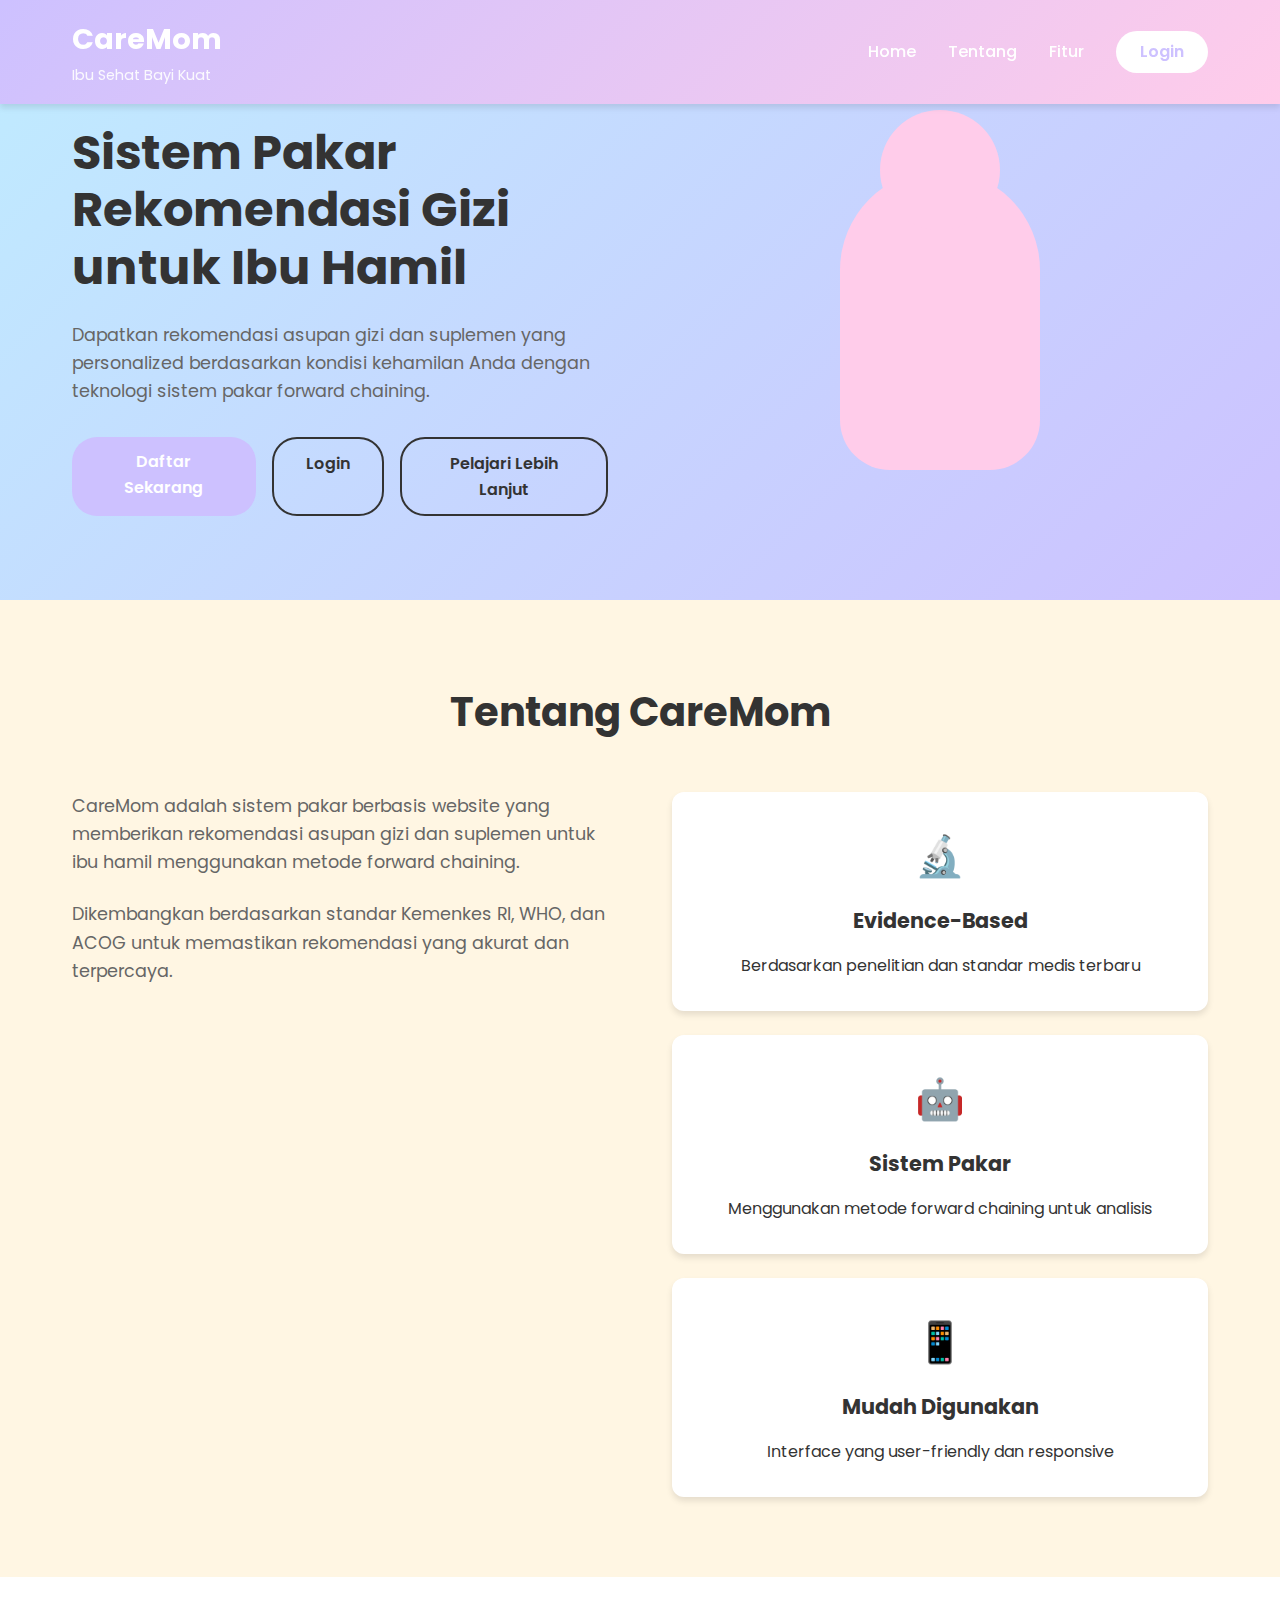
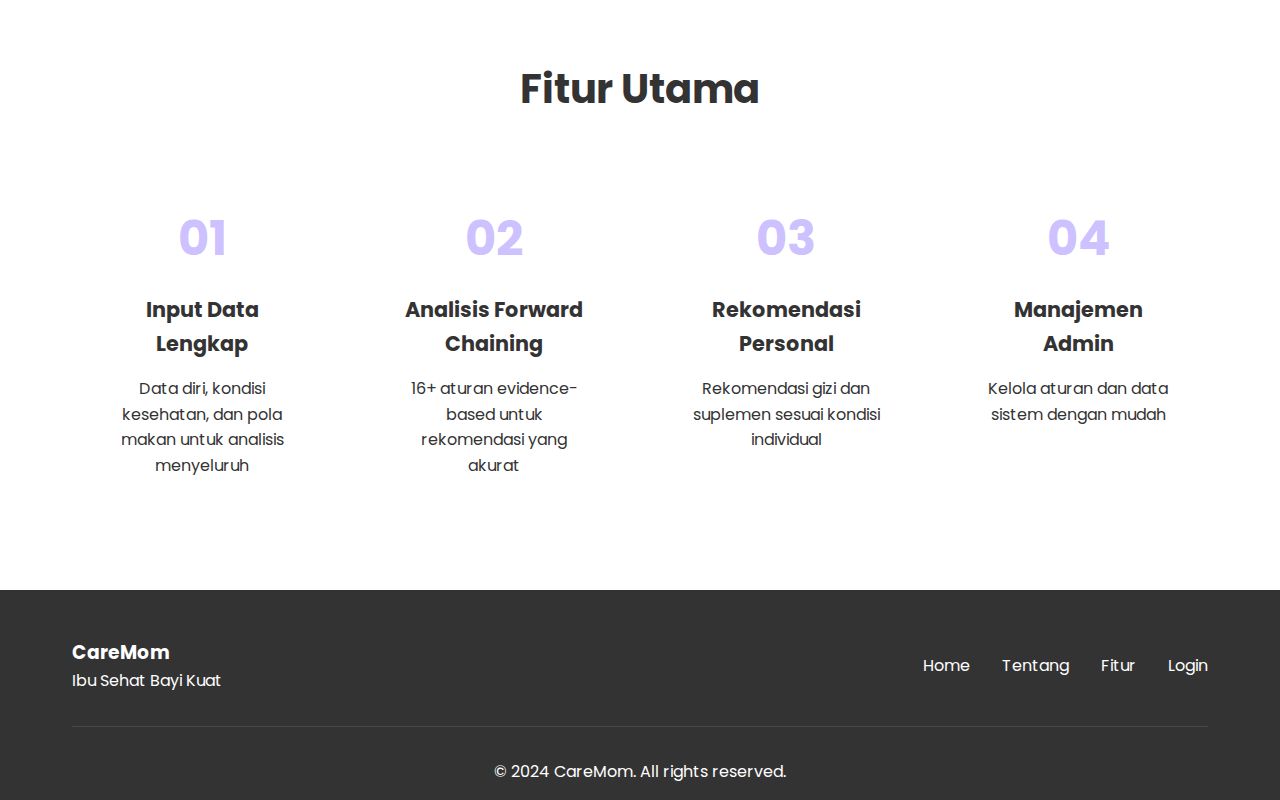
<file: index.html>
<!DOCTYPE html>
<html lang="id">
  <head>
    <meta charset="UTF-8" />
    <meta name="viewport" content="width=device-width, initial-scale=1.0" />
    <title>CareMom - Ibu Sehat Bayi Kuat</title>
    <link rel="stylesheet" href="css/style.css" />
    <link
      href="https://fonts.googleapis.com/css2?family=Poppins:wght@300;400;500;600;700&display=swap"
      rel="stylesheet"
    />
  </head>
  <body>
    <nav class="navbar">
      <div class="nav-container">
        <div class="nav-logo">
          <h2>CareMom</h2>
          <span>Ibu Sehat Bayi Kuat</span>
        </div>
        <div class="nav-menu">
          <a href="#home" class="nav-link">Home</a>
          <a href="#about" class="nav-link">Tentang</a>
          <a href="#features" class="nav-link">Fitur</a>
          <a href="login.html" class="nav-link login-btn">Login</a>
        </div>
      </div>
    </nav>

    <section id="home" class="hero">
      <div class="hero-container">
        <div class="hero-content">
          <h1>Sistem Pakar Rekomendasi Gizi untuk Ibu Hamil</h1>
          <p>
            Dapatkan rekomendasi asupan gizi dan suplemen yang personalized
            berdasarkan kondisi kehamilan Anda dengan teknologi sistem pakar
            forward chaining.
          </p>
          <div class="hero-buttons">
            <a href="register.html" class="btn btn-primary">Daftar Sekarang</a>
            <a href="login.html" class="btn btn-secondary">Login</a>
            <a href="#features" class="btn btn-secondary"
              >Pelajari Lebih Lanjut</a
            >
          </div>
        </div>
        <div class="hero-image">
          <div class="pregnancy-illustration">
            <div class="pregnant-woman"></div>
          </div>
        </div>
      </div>
    </section>

    <section id="about" class="about">
      <div class="container">
        <h2 class="section-title">Tentang CareMom</h2>
        <div class="about-content">
          <div class="about-text">
            <p>
              CareMom adalah sistem pakar berbasis website yang memberikan
              rekomendasi asupan gizi dan suplemen untuk ibu hamil menggunakan
              metode forward chaining.
            </p>
            <p>
              Dikembangkan berdasarkan standar Kemenkes RI, WHO, dan ACOG untuk
              memastikan rekomendasi yang akurat dan terpercaya.
            </p>
          </div>
          <div class="about-features">
            <div class="feature-card">
              <div class="feature-icon">🔬</div>
              <h3>Evidence-Based</h3>
              <p>Berdasarkan penelitian dan standar medis terbaru</p>
            </div>
            <div class="feature-card">
              <div class="feature-icon">🤖</div>
              <h3>Sistem Pakar</h3>
              <p>Menggunakan metode forward chaining untuk analisis</p>
            </div>
            <div class="feature-card">
              <div class="feature-icon">📱</div>
              <h3>Mudah Digunakan</h3>
              <p>Interface yang user-friendly dan responsive</p>
            </div>
          </div>
        </div>
      </div>
    </section>

    <section id="features" class="features">
      <div class="container">
        <h2 class="section-title">Fitur Utama</h2>
        <div class="features-grid">
          <div class="feature-item">
            <div class="feature-number">01</div>
            <h3>Input Data Lengkap</h3>
            <p>
              Data diri, kondisi kesehatan, dan pola makan untuk analisis
              menyeluruh
            </p>
          </div>
          <div class="feature-item">
            <div class="feature-number">02</div>
            <h3>Analisis Forward Chaining</h3>
            <p>16+ aturan evidence-based untuk rekomendasi yang akurat</p>
          </div>
          <div class="feature-item">
            <div class="feature-number">03</div>
            <h3>Rekomendasi Personal</h3>
            <p>Rekomendasi gizi dan suplemen sesuai kondisi individual</p>
          </div>
          <div class="feature-item">
            <div class="feature-number">04</div>
            <h3>Manajemen Admin</h3>
            <p>Kelola aturan dan data sistem dengan mudah</p>
          </div>
        </div>
      </div>
    </section>

    <footer class="footer">
      <div class="container">
        <div class="footer-content">
          <div class="footer-logo">
            <h3>CareMom</h3>
            <p>Ibu Sehat Bayi Kuat</p>
          </div>
          <div class="footer-links">
            <a href="#home">Home</a>
            <a href="#about">Tentang</a>
            <a href="#features">Fitur</a>
            <a href="login.html">Login</a>
          </div>
        </div>
        <div class="footer-bottom">
          <p>&copy; 2024 CareMom. All rights reserved.</p>
        </div>
      </div>
    </footer>

    <script src="js/script.js"></script>
  </body>
</html>
</file>
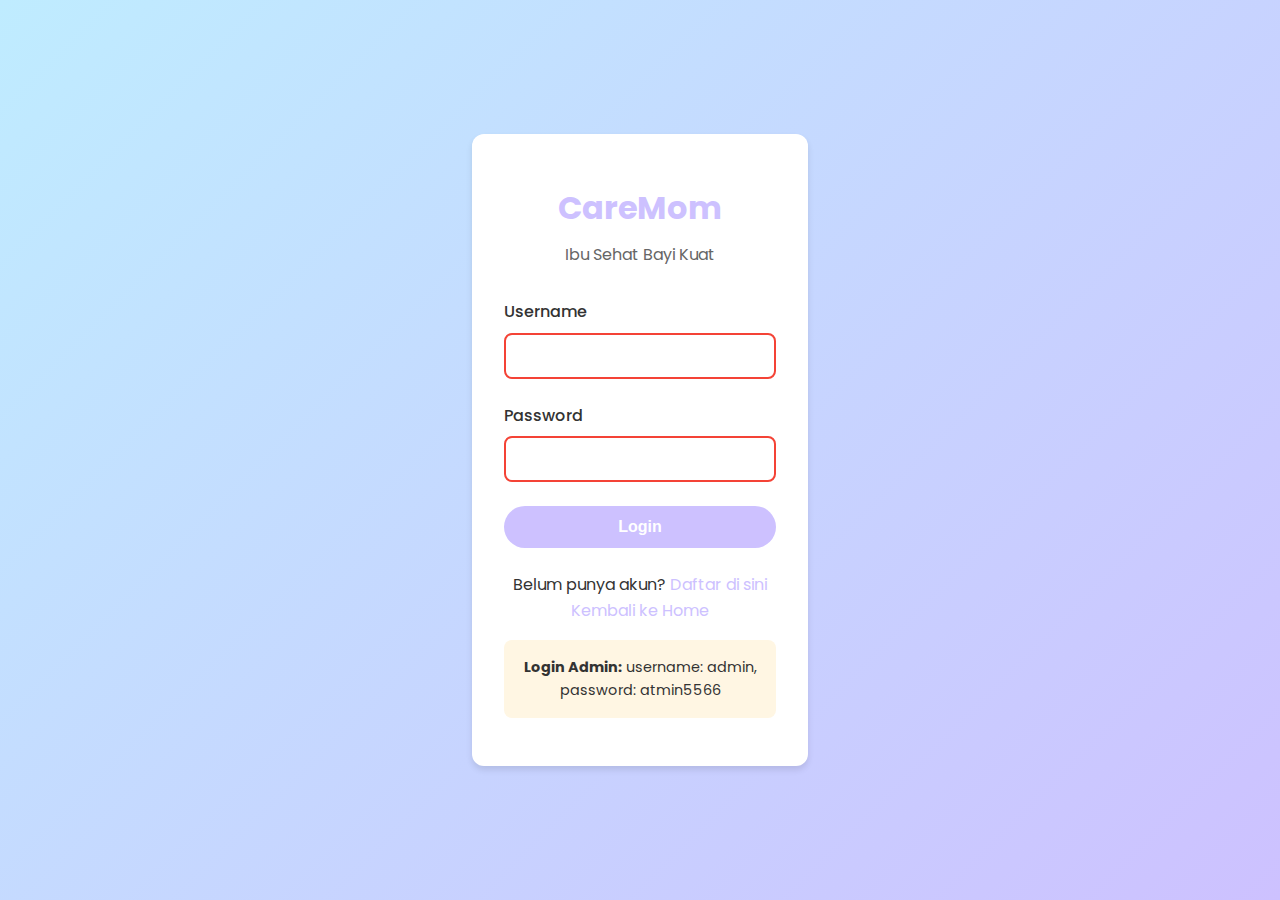
<file: login.html>
<!DOCTYPE html>
<html lang="id">
<head>
    <meta charset="UTF-8">
    <meta name="viewport" content="width=device-width, initial-scale=1.0">
    <title>Login - CareMom</title>
    <link rel="stylesheet" href="css/style.css">
    <link href="https://fonts.googleapis.com/css2?family=Poppins:wght@300;400;500;600;700&display=swap" rel="stylesheet">
</head>
<body class="login-body">
    <div class="login-container">
        <div class="login-card">
            <div class="login-header">
                <h2>CareMom</h2>
                <p>Ibu Sehat Bayi Kuat</p>
            </div>
            
            <form id="loginForm" class="login-form">
                <div class="form-group">
                    <label for="username">Username</label>
                    <input type="text" id="username" name="username" required>
                </div>
                
                <div class="form-group">
                    <label for="password">Password</label>
                    <input type="password" id="password" name="password" required>
                </div>
                
                <button type="submit" class="btn btn-primary btn-block">Login</button>
            </form>
            
            <div class="login-links">
                <p>Belum punya akun? <a href="register.html">Daftar di sini</a></p>
                <p><a href="index.html">Kembali ke Home</a></p>
            </div>

            <div class="admin-info">
                <p><strong>Login Admin:</strong> username: admin, password: atmin5566</p>
            </div>
        </div>
    </div>

    <script src="js/login.js"></script>
</body>
</html>
</file>
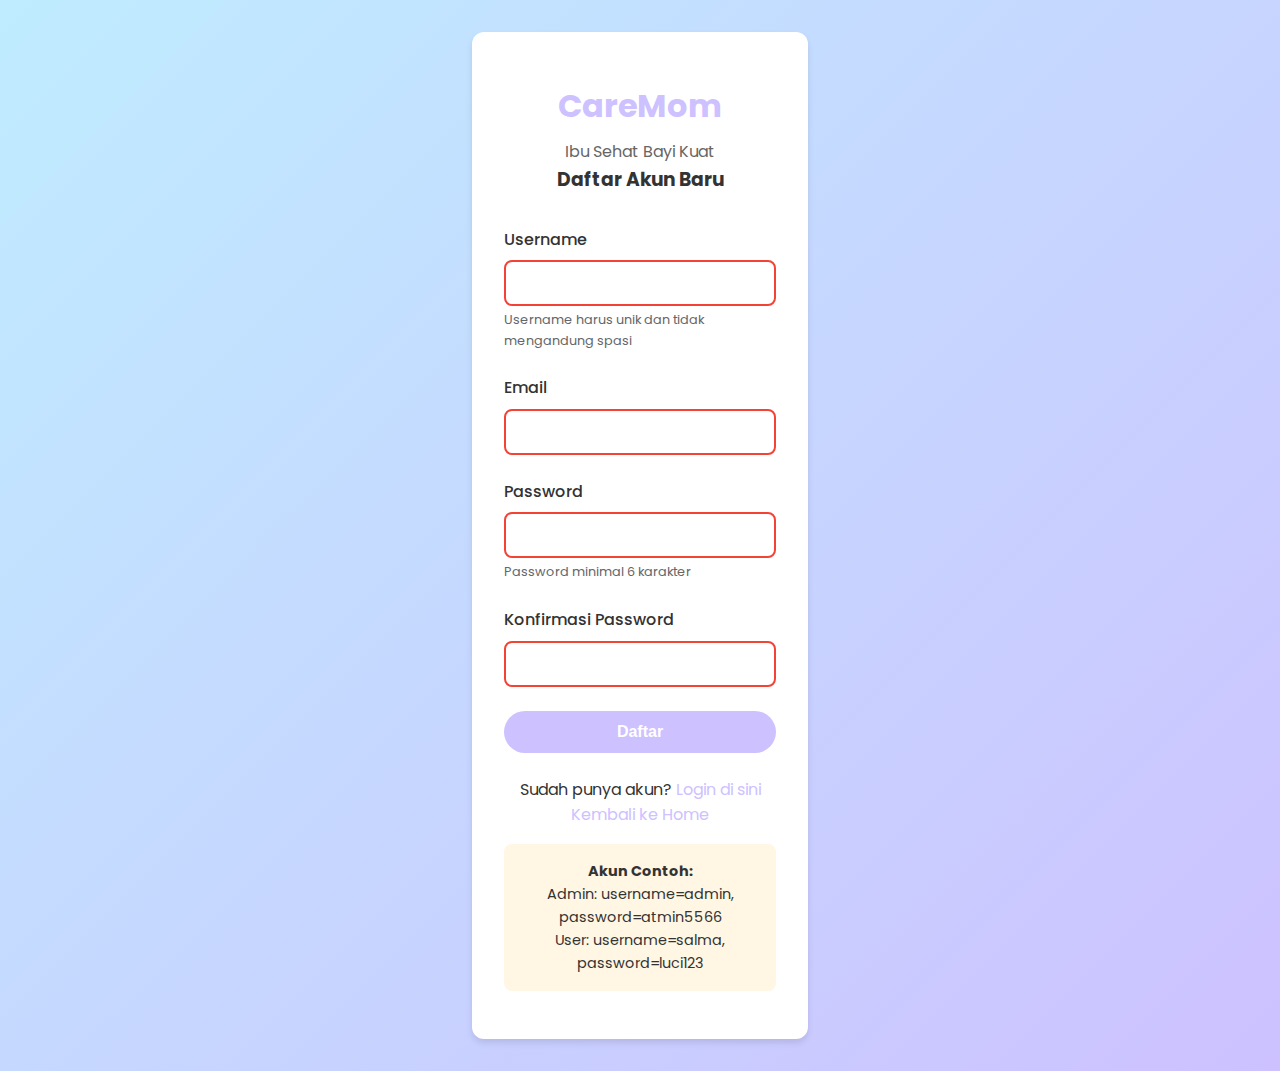
<file: register.html>
<!DOCTYPE html>
<html lang="id">
<head>
    <meta charset="UTF-8">
    <meta name="viewport" content="width=device-width, initial-scale=1.0">
    <title>Register - CareMom</title>
    <link rel="stylesheet" href="css/style.css">
    <link href="https://fonts.googleapis.com/css2?family=Poppins:wght@300;400;500;600;700&display=swap" rel="stylesheet">
</head>
<body class="login-body">
    <div class="login-container">
        <div class="login-card">
            <div class="login-header">
                <h2>CareMom</h2>
                <p>Ibu Sehat Bayi Kuat</p>
                <h3>Daftar Akun Baru</h3>
            </div>
            
            <form id="registerForm" class="login-form">
                <div class="form-group">
                    <label for="username">Username</label>
                    <input type="text" id="username" name="username" required>
                    <small>Username harus unik dan tidak mengandung spasi</small>
                </div>
                
                <div class="form-group">
                    <label for="email">Email</label>
                    <input type="email" id="email" name="email" required>
                </div>
                
                <div class="form-group">
                    <label for="password">Password</label>
                    <input type="password" id="password" name="password" required minlength="6">
                    <small>Password minimal 6 karakter</small>
                </div>
                
                <div class="form-group">
                    <label for="confirm_password">Konfirmasi Password</label>
                    <input type="password" id="confirm_password" name="confirm_password" required>
                </div>
                
                <button type="submit" class="btn btn-primary btn-block">Daftar</button>
            </form>
            
            <div class="login-links">
                <p>Sudah punya akun? <a href="login.html">Login di sini</a></p>
                <p><a href="index.html">Kembali ke Home</a></p>
            </div>

            <div class="admin-info">
                <p><strong>Akun Contoh:</strong><br>
                Admin: username=admin, password=atmin5566<br>
                User: username=salma, password=luci123</p>
            </div>
        </div>
    </div>

    <script src="js/register.js"></script>
</body>
</html>
</file>
<file: css/style.css>
:root {
    --primary-blue: #BFECFF;
    --secondary-purple: #CDC1FF;
    --accent-cream: #FFF6E3;
    --accent-pink: #FFCCEA;
    --text-dark: #333333;
    --text-light: #666666;
    --white: #ffffff;
    --shadow: 0 4px 6px rgba(0, 0, 0, 0.1);
    --border-radius: 12px;
}

* {
    margin: 0;
    padding: 0;
    box-sizing: border-box;
}

body {
    font-family: 'Poppins', sans-serif;
    line-height: 1.6;
    color: var(--text-dark);
    background-color: var(--primary-blue);
}

/* Navigation */
.navbar {
    background: linear-gradient(135deg, var(--secondary-purple), var(--accent-pink));
    padding: 1rem 0;
    position: fixed;
    width: 100%;
    top: 0;
    z-index: 1000;
    box-shadow: var(--shadow);
}

.nav-container {
    max-width: 1200px;
    margin: 0 auto;
    padding: 0 2rem;
    display: flex;
    justify-content: space-between;
    align-items: center;
}

.nav-logo h2 {
    color: var(--white);
    font-size: 1.8rem;
    font-weight: 700;
}

.nav-logo span {
    color: var(--white);
    font-size: 0.9rem;
    opacity: 0.9;
}

.nav-menu {
    display: flex;
    gap: 2rem;
    align-items: center;
}

.nav-link {
    color: var(--white);
    text-decoration: none;
    font-weight: 500;
    transition: opacity 0.3s;
}

.nav-link:hover {
    opacity: 0.8;
}

.login-btn {
    background: var(--white);
    color: var(--secondary-purple) !important;
    padding: 0.5rem 1.5rem;
    border-radius: 25px;
    font-weight: 600;
}

/* Hero Section */
.hero {
    padding: 120px 0 80px;
    background: linear-gradient(135deg, var(--primary-blue), var(--secondary-purple));
}

.hero-container {
    max-width: 1200px;
    margin: 0 auto;
    padding: 0 2rem;
    display: grid;
    grid-template-columns: 1fr 1fr;
    gap: 4rem;
    align-items: center;
}

.hero-content h1 {
    font-size: 3rem;
    font-weight: 700;
    margin-bottom: 1.5rem;
    color: var(--text-dark);
    line-height: 1.2;
}

.hero-content p {
    font-size: 1.1rem;
    color: var(--text-light);
    margin-bottom: 2rem;
}

.hero-buttons {
    display: flex;
    gap: 1rem;
}

.btn {
    padding: 0.75rem 2rem;
    border: none;
    border-radius: 25px;
    font-size: 1rem;
    font-weight: 600;
    text-decoration: none;
    cursor: pointer;
    transition: all 0.3s;
    display: inline-block;
    text-align: center;
}

.btn-primary {
    background: var(--secondary-purple);
    color: var(--white);
}

.btn-primary:hover {
    background: var(--accent-pink);
    transform: translateY(-2px);
}

.btn-secondary {
    background: transparent;
    color: var(--text-dark);
    border: 2px solid var(--text-dark);
}

.btn-secondary:hover {
    background: var(--text-dark);
    color: var(--white);
}

.btn-block {
    display: block;
    width: 100%;
}

/* Pregnancy Illustration */
.pregnancy-illustration {
    position: relative;
    width: 400px;
    height: 400px;
    margin: 0 auto;
}

.pregnant-woman {
    width: 200px;
    height: 300px;
    background: var(--accent-pink);
    border-radius: 100px 100px 50px 50px;
    position: absolute;
    top: 50%;
    left: 50%;
    transform: translate(-50%, -50%);
}

.pregnant-woman::before {
    content: '';
    position: absolute;
    width: 120px;
    height: 120px;
    background: var(--accent-pink);
    border-radius: 50%;
    top: -60px;
    left: 40px;
}

/* Sections */
.container {
    max-width: 1200px;
    margin: 0 auto;
    padding: 0 2rem;
}

.section-title {
    text-align: center;
    font-size: 2.5rem;
    font-weight: 700;
    margin-bottom: 3rem;
    color: var(--text-dark);
}

/* About Section */
.about {
    padding: 80px 0;
    background: var(--accent-cream);
}

.about-content {
    display: grid;
    grid-template-columns: 1fr 1fr;
    gap: 4rem;
    align-items: start;
}

.about-text p {
    font-size: 1.1rem;
    margin-bottom: 1.5rem;
    color: var(--text-light);
}

.about-features {
    display: grid;
    gap: 1.5rem;
}

.feature-card {
    background: var(--white);
    padding: 2rem;
    border-radius: var(--border-radius);
    box-shadow: var(--shadow);
    text-align: center;
}

.feature-icon {
    font-size: 2.5rem;
    margin-bottom: 1rem;
}

.feature-card h3 {
    font-size: 1.3rem;
    margin-bottom: 1rem;
    color: var(--text-dark);
}

/* Features Section */
.features {
    padding: 80px 0;
    background: var(--white);
}

.features-grid {
    display: grid;
    grid-template-columns: repeat(auto-fit, minmax(250px, 1fr));
    gap: 2rem;
}

.feature-item {
    text-align: center;
    padding: 2rem;
}

.feature-number {
    font-size: 3rem;
    font-weight: 700;
    color: var(--secondary-purple);
    margin-bottom: 1rem;
}

.feature-item h3 {
    font-size: 1.3rem;
    margin-bottom: 1rem;
    color: var(--text-dark);
}

/* Login Page */
.login-body {
    display: flex;
    align-items: center;
    justify-content: center;
    min-height: 100vh;
    background: linear-gradient(135deg, var(--primary-blue), var(--secondary-purple));
}

.login-container {
    width: 100%;
    max-width: 400px;
    padding: 2rem;
}

.login-card {
    background: var(--white);
    padding: 3rem 2rem;
    border-radius: var(--border-radius);
    box-shadow: var(--shadow);
    text-align: center;
}

.login-header {
    margin-bottom: 2rem;
}

.login-header h2 {
    color: var(--secondary-purple);
    font-size: 2rem;
    margin-bottom: 0.5rem;
}

.login-header p {
    color: var(--text-light);
}

.form-group {
    margin-bottom: 1.5rem;
    text-align: left;
}

.form-group label {
    display: block;
    margin-bottom: 0.5rem;
    color: var(--text-dark);
    font-weight: 500;
}

.form-group input,
.form-group select,
.form-group textarea {
    width: 100%;
    padding: 0.75rem;
    border: 2px solid var(--primary-blue);
    border-radius: 8px;
    font-size: 1rem;
    transition: border-color 0.3s;
}

.form-group input:focus,
.form-group select:focus,
.form-group textarea:focus {
    outline: none;
    border-color: var(--secondary-purple);
}

.login-links {
    margin-top: 1.5rem;
}

.login-links a {
    color: var(--secondary-purple);
    text-decoration: none;
}

.login-links a:hover {
    text-decoration: underline;
}

.admin-info {
    margin-top: 1rem;
    padding: 1rem;
    background: var(--accent-cream);
    border-radius: 8px;
    font-size: 0.9rem;
}

/* Dashboard */
.dashboard {
    padding: 100px 0 50px;
    min-height: 100vh;
}

.dashboard-header {
    text-align: center;
    margin-bottom: 3rem;
}

.dashboard-grid {
    display: grid;
    grid-template-columns: repeat(auto-fit, minmax(300px, 1fr));
    gap: 2rem;
    margin-bottom: 3rem;
}

.dashboard-card {
    background: var(--white);
    padding: 2rem;
    border-radius: var(--border-radius);
    box-shadow: var(--shadow);
    text-align: center;
    cursor: pointer;
    transition: transform 0.3s;
}

.dashboard-card:hover {
    transform: translateY(-5px);
}

.dashboard-card h3 {
    color: var(--text-dark);
    margin-bottom: 1rem;
}

.dashboard-card p {
    color: var(--text-light);
}

/* Form Steps */
.form-steps {
    background: var(--white);
    padding: 2rem;
    border-radius: var(--border-radius);
    box-shadow: var(--shadow);
    margin-bottom: 2rem;
}

.step-indicator {
    display: flex;
    justify-content: space-between;
    margin-bottom: 2rem;
    position: relative;
}

.step-indicator::before {
    content: '';
    position: absolute;
    top: 20px;
    left: 0;
    right: 0;
    height: 2px;
    background: var(--primary-blue);
    z-index: 1;
}

.step {
    position: relative;
    z-index: 2;
    text-align: center;
    flex: 1;
}

.step-number {
    width: 40px;
    height: 40px;
    background: var(--primary-blue);
    color: var(--text-dark);
    border-radius: 50%;
    display: flex;
    align-items: center;
    justify-content: center;
    margin: 0 auto 0.5rem;
    font-weight: 600;
}

.step.active .step-number {
    background: var(--secondary-purple);
    color: var(--white);
}

.step-label {
    font-size: 0.9rem;
    color: var(--text-light);
}

.step.active .step-label {
    color: var(--text-dark);
    font-weight: 500;
}

.step-content {
    display: none;
}

.step-content.active {
    display: block;
}

.form-navigation {
    display: flex;
    justify-content: space-between;
    margin-top: 2rem;
}

/* Results */
.results-container {
    background: var(--white);
    padding: 2rem;
    border-radius: var(--border-radius);
    box-shadow: var(--shadow);
}

.recommendation-section {
    margin-bottom: 2rem;
    padding-bottom: 2rem;
    border-bottom: 1px solid var(--primary-blue);
}

.recommendation-section:last-child {
    border-bottom: none;
}

.recommendation-section h3 {
    color: var(--secondary-purple);
    margin-bottom: 1rem;
}

.recommendation-item {
    background: var(--accent-cream);
    padding: 1rem;
    margin-bottom: 1rem;
    border-radius: 8px;
    border-left: 4px solid var(--secondary-purple);
}

/* Admin Dashboard */
.admin-grid {
    display: grid;
    grid-template-columns: 250px 1fr;
    gap: 2rem;
}

.admin-sidebar {
    background: var(--white);
    padding: 2rem;
    border-radius: var(--border-radius);
    box-shadow: var(--shadow);
}

.admin-menu {
    list-style: none;
}

.admin-menu li {
    margin-bottom: 1rem;
}

.admin-menu a {
    color: var(--text-dark);
    text-decoration: none;
    padding: 0.5rem 1rem;
    display: block;
    border-radius: 8px;
    transition: background 0.3s;
}

.admin-menu a.active,
.admin-menu a:hover {
    background: var(--secondary-purple);
    color: var(--white);
}

.admin-content {
    background: var(--white);
    padding: 2rem;
    border-radius: var(--border-radius);
    box-shadow: var(--shadow);
}

.data-table {
    width: 100%;
    border-collapse: collapse;
    margin-top: 1rem;
}

.data-table th,
.data-table td {
    padding: 1rem;
    text-align: left;
    border-bottom: 1px solid var(--primary-blue);
}

.data-table th {
    background: var(--accent-cream);
    font-weight: 600;
}

/* Footer */
.footer {
    background: var(--text-dark);
    color: var(--white);
    padding: 3rem 0 1rem;
}

.footer-content {
    display: flex;
    justify-content: space-between;
    align-items: center;
    margin-bottom: 2rem;
}

.footer-links {
    display: flex;
    gap: 2rem;
}

.footer-links a {
    color: var(--white);
    text-decoration: none;
}

.footer-links a:hover {
    text-decoration: underline;
}

.footer-bottom {
    text-align: center;
    padding-top: 2rem;
    border-top: 1px solid rgba(255, 255, 255, 0.1);
}

/* Responsive */
@media (max-width: 768px) {
    .nav-menu {
        display: none;
    }
    
    .hero-container {
        grid-template-columns: 1fr;
        text-align: center;
    }
    
    .hero-content h1 {
        font-size: 2rem;
    }
    
    .about-content {
        grid-template-columns: 1fr;
    }
    
    .hero-buttons {
        flex-direction: column;
        align-items: center;
    }
    
    .admin-grid {
        grid-template-columns: 1fr;
    }
    
    .footer-content {
        flex-direction: column;
        gap: 1rem;
        text-align: center;
    }
    
    .footer-links {
        flex-direction: column;
        gap: 1rem;
    }
}

.alert-message {
    padding: 1rem;
    margin: 1rem 0;
    border-radius: 8px;
    color: white;
    font-weight: 500;
    text-align: center;
    animation: slideIn 0.3s ease-out;
}

.alert-success {
    background: #4CAF50;
}

.alert-error {
    background: #f44336;
}

@keyframes slideIn {
    from {
        transform: translateY(-20px);
        opacity: 0;
    }
    to {
        transform: translateY(0);
        opacity: 1;
    }
}

/* Form validation */
.form-group small {
    color: var(--text-light);
    font-size: 0.8rem;
    display: block;
    margin-top: 0.25rem;
}

input:invalid {
    border-color: #f44336;
}

input:valid {
    border-color: #4CAF50;
}
</file>
